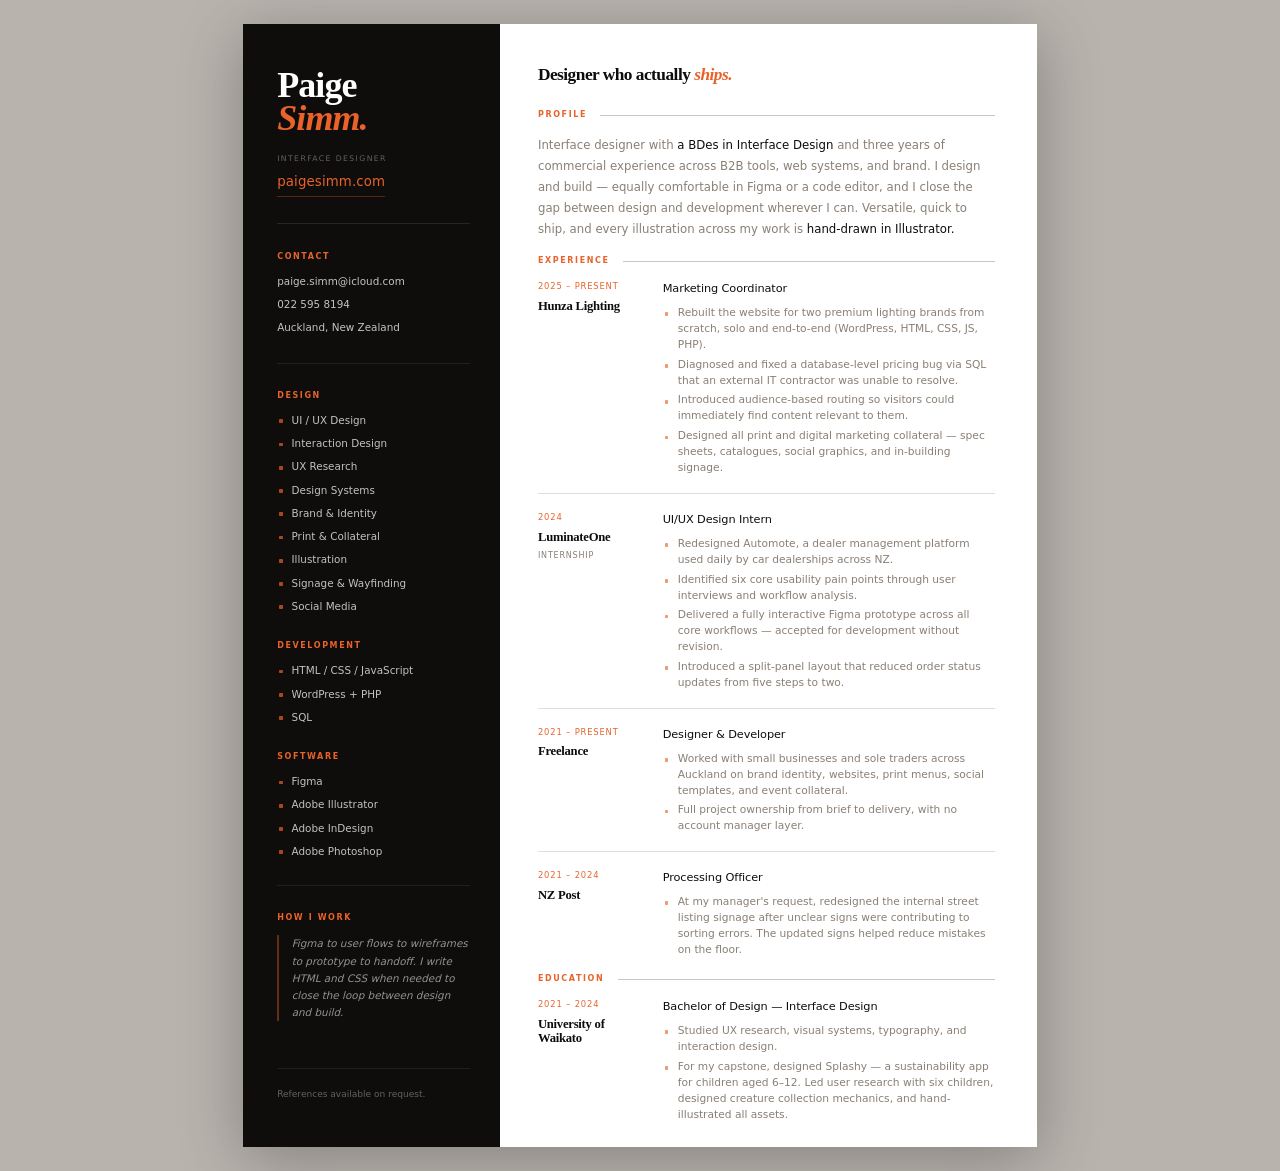
<file: cv.html>
<!DOCTYPE html>
<html lang="en">
<head>
<meta charset="UTF-8">
<meta name="viewport" content="width=device-width, initial-scale=1.0">
<title>Paige Simm — CV</title>
<link href="https://api.fontshare.com/v2/css?f[]=clash-display@400,500,600,700&f[]=cabinet-grotesk@300,400,500,700&display=swap" rel="stylesheet">
<style>

* { margin: 0; padding: 0; box-sizing: border-box; }

:root {
  --dark: #0e0d0b;
  --accent: #e8622a;
  --accent2: #f0a44a;
  --muted: #8a7f74;
  --border: #e2ddd6;
  --bg: #f5f2ed;
  --serif: 'Clash Display', Georgia, serif;
  --sans: 'Cabinet Grotesk', system-ui, sans-serif;
}

html {
  font-size: 9.3pt;
  -webkit-print-color-adjust: exact;
  print-color-adjust: exact;
}

body {
  background: #b8b3ad;
  font-family: var(--sans);
  font-weight: 300;
  color: var(--dark);
  line-height: 1.5;
}

.page {
  width: 210mm;
  height: 297mm;
  overflow: hidden;
  background: white;
  margin: 24px auto;
  display: grid;
  grid-template-columns: 68mm 1fr;
  box-shadow: 0 12px 60px rgba(0,0,0,0.28);
}

/* ======== SIDEBAR ======== */
.sidebar {
  background: var(--dark);
  color: white;
  padding: 12mm 8mm 12mm 9mm;
  display: flex;
  flex-direction: column;
  gap: 7mm;
}

.name-block {
  padding-bottom: 7mm;
  border-bottom: 0.5pt solid rgba(255,255,255,0.1);
}
.name-first {
  font-family: var(--serif);
  font-size: 27pt;
  font-weight: 600;
  line-height: 0.9;
  letter-spacing: -0.025em;
  display: block;
  color: white;
}
.name-last {
  font-family: var(--serif);
  font-size: 27pt;
  font-weight: 600;
  font-style: italic;
  line-height: 0.9;
  letter-spacing: -0.025em;
  color: var(--accent);
  display: block;
  margin-bottom: 5mm;
}
.name-role {
  display: block;
  font-size: 5.8pt;
  letter-spacing: 0.18em;
  text-transform: uppercase;
  color: rgba(255,255,255,0.35);
  margin-bottom: 2mm;
}
.name-url {
  display: block;
  font-size: 10pt;
  font-weight: 500;
  color: var(--accent);
  text-decoration: none;
  letter-spacing: 0.01em;
  margin-top: 1mm;
  border-bottom: 0.5pt solid rgba(232,98,42,0.3);
  padding-bottom: 1mm;
  width: fit-content;
}

.sb-block { display: flex; flex-direction: column; gap: 3mm; }

.sb-label {
  display: block;
  font-size: 6pt;
  letter-spacing: 0.2em;
  text-transform: uppercase;
  color: var(--accent);
  font-weight: 700;
}

.contact-list {
  list-style: none;
  display: flex;
  flex-direction: column;
  gap: 2mm;
}
.contact-list li {
  font-size: 7.8pt;
  font-weight: 300;
  color: rgba(255,255,255,0.75);
  line-height: 1.5;
}

.skill-list {
  list-style: none;
  display: flex;
  flex-direction: column;
  gap: 2.3mm;
}
.skill-list li {
  font-size: 7.8pt;
  font-weight: 300;
  color: rgba(255,255,255,0.75);
  line-height: 1.4;
  padding-left: 3.8mm;
  position: relative;
}
.skill-list li::before {
  content: '';
  position: absolute;
  left: 0.5mm;
  top: 4.8pt;
  width: 2.8pt;
  height: 2.8pt;
  background: var(--accent);
  border-radius: 0.5pt;
  opacity: 0.7;
}

.sb-divider {
  height: 0.5pt;
  background: rgba(255,255,255,0.08);
}

.sb-approach {
  font-size: 7.8pt;
  font-weight: 300;
  line-height: 1.65;
  color: rgba(255,255,255,0.55);
  font-style: italic;
  padding-left: 3.3mm;
  border-left: 1.5pt solid rgba(232,98,42,0.4);
}

.sb-ref {
  margin-top: auto;
  font-size: 6.8pt;
  font-weight: 300;
  color: rgba(255,255,255,0.35);
  line-height: 1.5;
  padding-top: 5mm;
  border-top: 0.5pt solid rgba(255,255,255,0.07);
}

/* ======== MAIN ======== */
.main {
  padding: 11mm 11mm 2mm 10mm;
  display: flex;
  flex-direction: column;
  gap: 4mm;
}

/* Hero header — sets the tone before anyone reads a word */
.hero {
  padding-bottom: 3mm;
}
.hero-name {
  font-family: var(--serif);
  font-size: 13pt;
  font-weight: 600;
  line-height: 1.0;
  letter-spacing: -0.03em;
  color: var(--dark);
  display: block;
}
.hero-name em {
  font-style: italic;
  color: var(--accent);
}
.hero-sub {
  display: flex;
  align-items: baseline;
  justify-content: space-between;
  margin-top: 1.5mm;
}
.hero-tagline {
  font-size: 8pt;
  font-weight: 300;
  color: var(--muted);
  font-style: italic;
  letter-spacing: 0.01em;
}
.hero-url {
  font-size: 6pt;
  font-weight: 500;
  color: var(--accent);
  text-decoration: none;
  letter-spacing: 0.04em;
  text-transform: uppercase;
}

.section-head {
  display: flex;
  align-items: center;
  gap: 3.5mm;
  margin-bottom: 3.5mm;
}
.section-label {
  font-size: 6pt;
  letter-spacing: 0.2em;
  text-transform: uppercase;
  color: var(--accent);
  font-weight: 700;
  white-space: nowrap;
}
.section-rule {
  flex: 1;
  height: 0.5pt;
  background: #ccc6be;
}

.profile-text {
  font-size: 8.8pt;
  font-weight: 300;
  line-height: 1.8;
  color: var(--muted);
}
.profile-text strong {
  color: var(--dark);
  font-weight: 500;
}

.exp-list { display: flex; flex-direction: column; }

.exp-item {
  padding: 4.5mm 0;
  border-bottom: 0.5pt solid var(--border);
  display: grid;
  grid-template-columns: 29mm 1fr;
  gap: 4mm;
  align-items: start;
}
.exp-item:first-child { padding-top: 0; }
.exp-item.no-border { border-bottom: none; padding-bottom: 0; }

.exp-date {
  font-size: 6.3pt;
  letter-spacing: 0.1em;
  text-transform: uppercase;
  color: var(--accent);
  display: block;
  margin-bottom: 1.5mm;
  font-weight: 400;
}
.exp-org {
  font-family: var(--serif);
  font-size: 9.5pt;
  font-weight: 600;
  line-height: 1.15;
  display: block;
  color: var(--dark);
  letter-spacing: -0.02em;
}
.exp-type {
  font-size: 6pt;
  font-weight: 400;
  display: block;
  margin-top: 1.5mm;
  color: var(--muted);
  letter-spacing: 0.1em;
  text-transform: uppercase;
}
.exp-title {
  font-size: 8.5pt;
  font-weight: 500;
  color: var(--dark);
  display: block;
  margin-bottom: 2mm;
  letter-spacing: -0.01em;
}

.exp-bullets {
  list-style: none;
  display: flex;
  flex-direction: column;
  gap: 1.0mm;
}
.exp-bullets li {
  font-size: 8pt;
  font-weight: 300;
  line-height: 1.5;
  color: var(--muted);
  padding-left: 4mm;
  position: relative;
}
.exp-bullets li::before {
  content: '';
  position: absolute;
  left: 0.5mm;
  top: 5.5pt;
  width: 2.8pt;
  height: 2.8pt;
  background: var(--accent);
  border-radius: 0.5pt;
  opacity: 0.65;
}

@media print {
  body { background: white; }
  .page { margin: 0; box-shadow: none; width: 210mm; height: 297mm; overflow: hidden; }
  @page { size: A4; margin: 0; }
}

@media screen and (max-width: 820px) {
  body { background: #e0dbd5; }
  .page { width: 100%; grid-template-columns: 1fr; margin: 0; height: auto; overflow: visible; }
  .sidebar { padding: 10mm; }
  .main { padding: 10mm; }
}

</style>
</head>
<body>
<div class="page">

  <aside class="sidebar">
    <div class="name-block">
      <span class="name-first">Paige</span>
      <span class="name-last">Simm.</span>
      <span class="name-role">Interface Designer</span>
      <a class="name-url" href="https://paigesimm.com">paigesimm.com</a>
    </div>
    <div class="sb-block">
      <span class="sb-label">Contact</span>
      <ul class="contact-list">
        <li>paige.simm@icloud.com</li>
        <li>022 595 8194</li>
        <li>Auckland, New Zealand</li>
      </ul>
    </div>
    <div class="sb-divider"></div>
    <div class="sb-block">
      <span class="sb-label">Design</span>
      <ul class="skill-list">
        <li>UI / UX Design</li>
        <li>Interaction Design</li>
        <li>UX Research</li>
        <li>Design Systems</li>
        <li>Brand &amp; Identity</li>
        <li>Print &amp; Collateral</li>
        <li>Illustration</li>
        <li>Signage &amp; Wayfinding</li>
        <li>Social Media</li>
      </ul>
    </div>
    <div class="sb-block">
      <span class="sb-label">Development</span>
      <ul class="skill-list">
        <li>HTML / CSS / JavaScript</li>
        <li>WordPress + PHP</li>
        <li>SQL</li>
      </ul>
    </div>
    <div class="sb-block">
      <span class="sb-label">Software</span>
      <ul class="skill-list">
        <li>Figma</li>
        <li>Adobe Illustrator</li>
        <li>Adobe InDesign</li>
        <li>Adobe Photoshop</li>
      </ul>
    </div>
    <div class="sb-divider"></div>
    <div class="sb-block">
      <span class="sb-label">How I work</span>
      <p class="sb-approach">Figma to user flows to wireframes to prototype to handoff. I write HTML and CSS when needed to close the loop between design and build.</p>
    </div>
    <p class="sb-ref">References available on request.</p>
  </aside>

  <main class="main">

    <div class="hero">
      <span class="hero-name">Designer who actually <em>ships.</em></span>
    </div>

    <div class="section">
      <div class="section-head">
        <span class="section-label">Profile</span>
        <div class="section-rule"></div>
      </div>
      <p class="profile-text">
        Interface designer with <strong>a BDes in Interface Design</strong> and three years of commercial experience across B2B tools, web systems, and brand. I design and build — equally comfortable in Figma or a code editor, and I close the gap between design and development wherever I can. Versatile, quick to ship, and every illustration across my work is <strong>hand-drawn in Illustrator.</strong>
      </p>
    </div>

    <div class="section">
      <div class="section-head">
        <span class="section-label">Experience</span>
        <div class="section-rule"></div>
      </div>
      <div class="exp-list">

        <div class="exp-item">
          <div class="exp-left">
            <span class="exp-date">2025 – Present</span>
            <span class="exp-org">Hunza Lighting</span>
          </div>
          <div class="exp-right">
            <span class="exp-title">Marketing Coordinator</span>
            <ul class="exp-bullets">
              <li>Rebuilt the website for two premium lighting brands from scratch, solo and end-to-end (WordPress, HTML, CSS, JS, PHP).</li>
              <li>Diagnosed and fixed a database-level pricing bug via SQL that an external IT contractor was unable to resolve.</li>
              <li>Introduced audience-based routing so visitors could immediately find content relevant to them.</li>
              <li>Designed all print and digital marketing collateral — spec sheets, catalogues, social graphics, and in-building signage.</li>
            </ul>
          </div>
        </div>

        <div class="exp-item">
          <div class="exp-left">
            <span class="exp-date">2024</span>
            <span class="exp-org">LuminateOne</span>
            <span class="exp-type">Internship</span>
          </div>
          <div class="exp-right">
            <span class="exp-title">UI/UX Design Intern</span>
            <ul class="exp-bullets">
              <li>Redesigned Automote, a dealer management platform used daily by car dealerships across NZ.</li>
              <li>Identified six core usability pain points through user interviews and workflow analysis.</li>
              <li>Delivered a fully interactive Figma prototype across all core workflows — accepted for development without revision.</li>
              <li>Introduced a split-panel layout that reduced order status updates from five steps to two.</li>
            </ul>
          </div>
        </div>

        <div class="exp-item">
          <div class="exp-left">
            <span class="exp-date">2021 – Present</span>
            <span class="exp-org">Freelance</span>
          </div>
          <div class="exp-right">
            <span class="exp-title">Designer &amp; Developer</span>
            <ul class="exp-bullets">
              <li>Worked with small businesses and sole traders across Auckland on brand identity, websites, print menus, social templates, and event collateral.</li>
              <li>Full project ownership from brief to delivery, with no account manager layer.</li>
            </ul>
          </div>
        </div>

        <div class="exp-item no-border">
          <div class="exp-left">
            <span class="exp-date">2021 – 2024</span>
            <span class="exp-org">NZ Post</span>
          </div>
          <div class="exp-right">
            <span class="exp-title">Processing Officer</span>
            <ul class="exp-bullets">
              <li>At my manager's request, redesigned the internal street listing signage after unclear signs were contributing to sorting errors. The updated signs helped reduce mistakes on the floor.</li>
            </ul>
          </div>
        </div>

      </div>
    </div>

    <div class="section">
      <div class="section-head">
        <span class="section-label">Education</span>
        <div class="section-rule"></div>
      </div>
      <div class="exp-list">
        <div class="exp-item no-border">
          <div class="exp-left">
            <span class="exp-date">2021 – 2024</span>
            <span class="exp-org">University of Waikato</span>
          </div>
          <div class="exp-right">
            <span class="exp-title">Bachelor of Design — Interface Design</span>
            <ul class="exp-bullets">
              <li>Studied UX research, visual systems, typography, and interaction design.</li>
              <li>For my capstone, designed Splashy — a sustainability app for children aged 6–12. Led user research with six children, designed creature collection mechanics, and hand-illustrated all assets.</li>
            </ul>
          </div>
        </div>
      </div>
    </div>

  </main>

</div>
</body>
</html>
</file>
